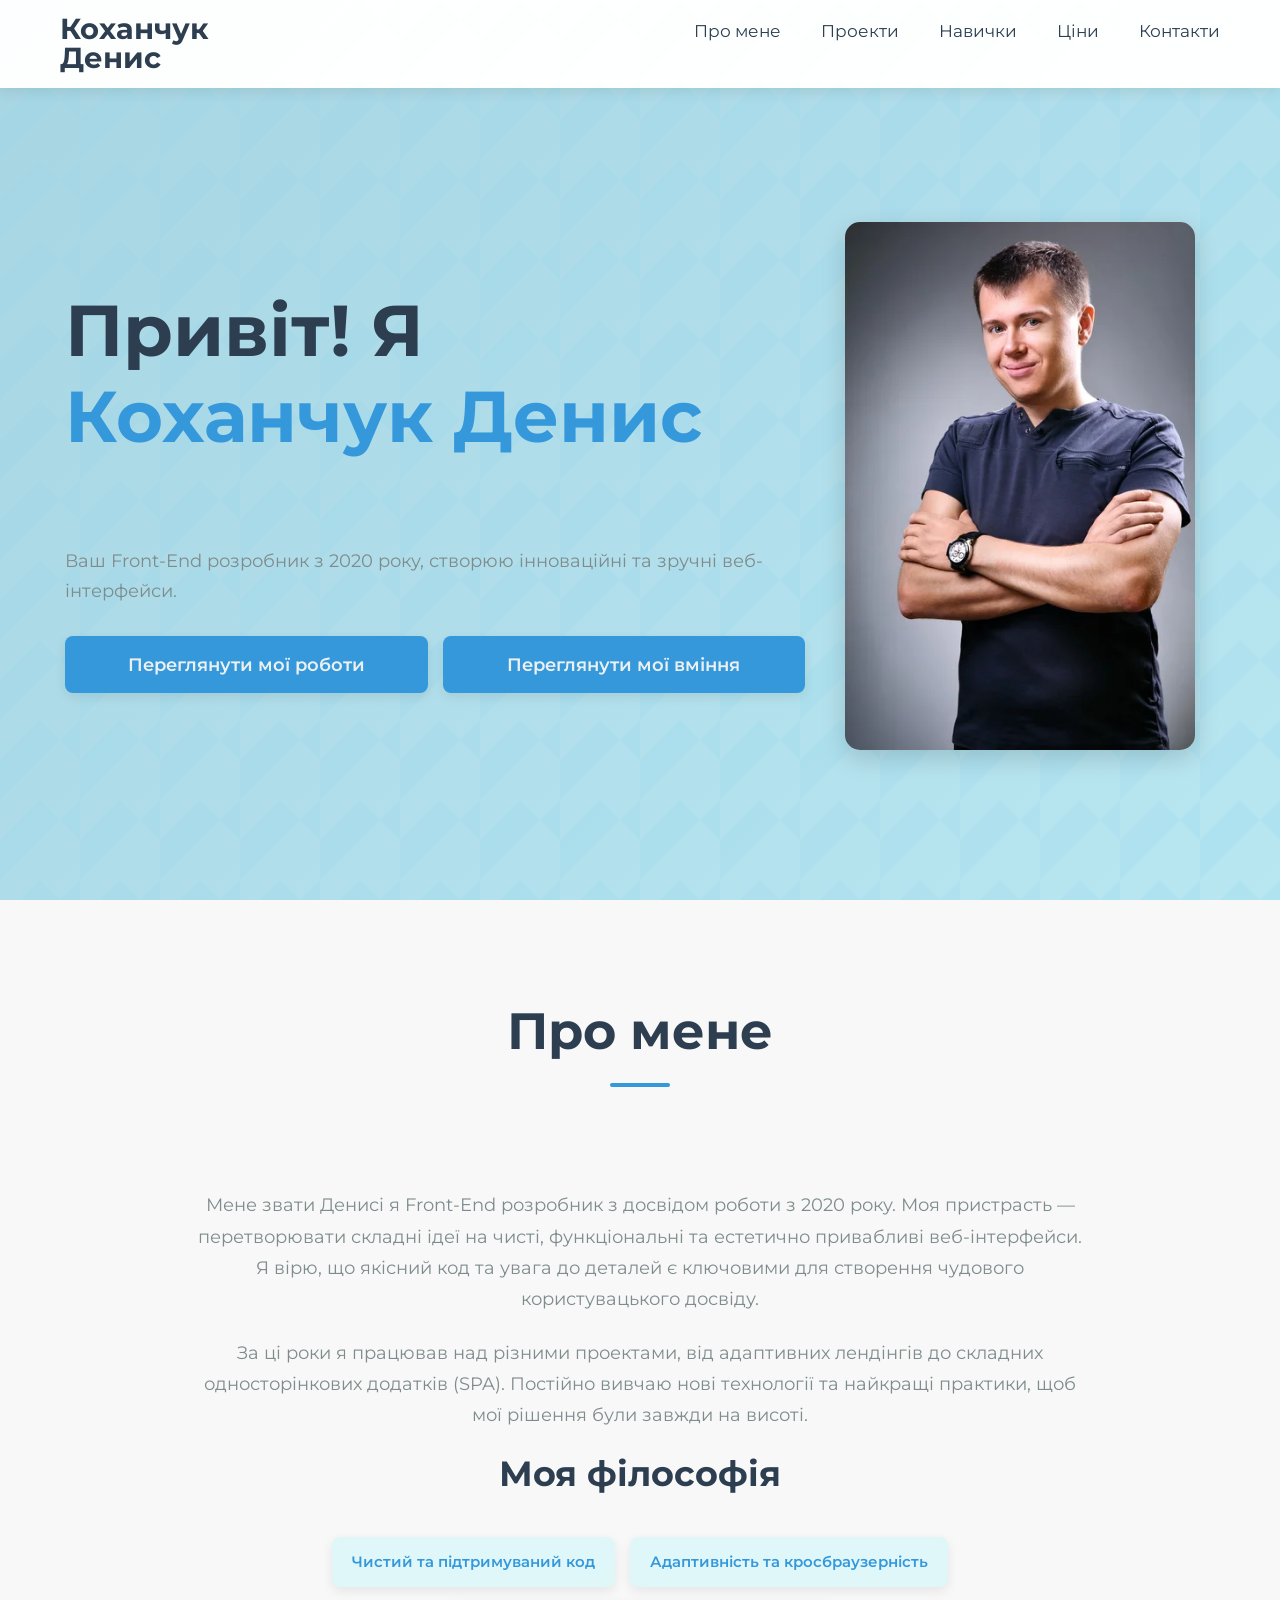
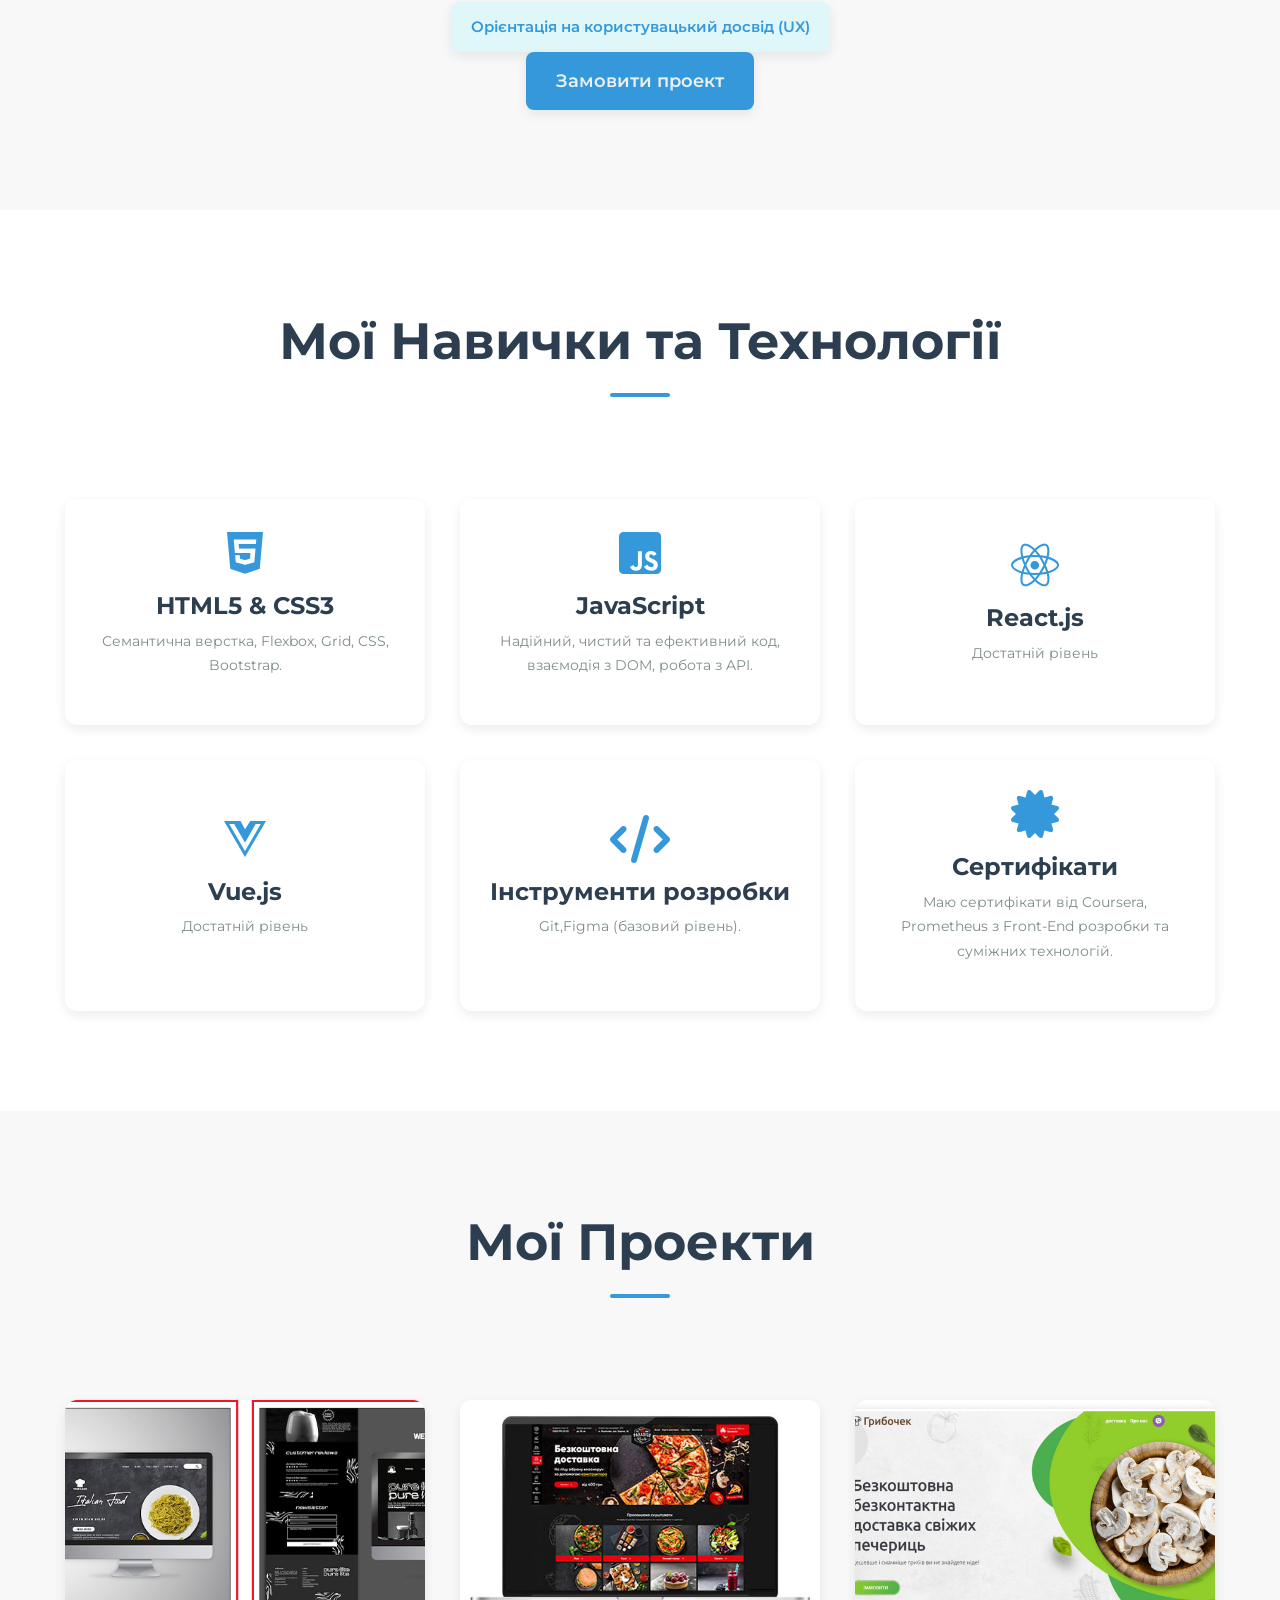
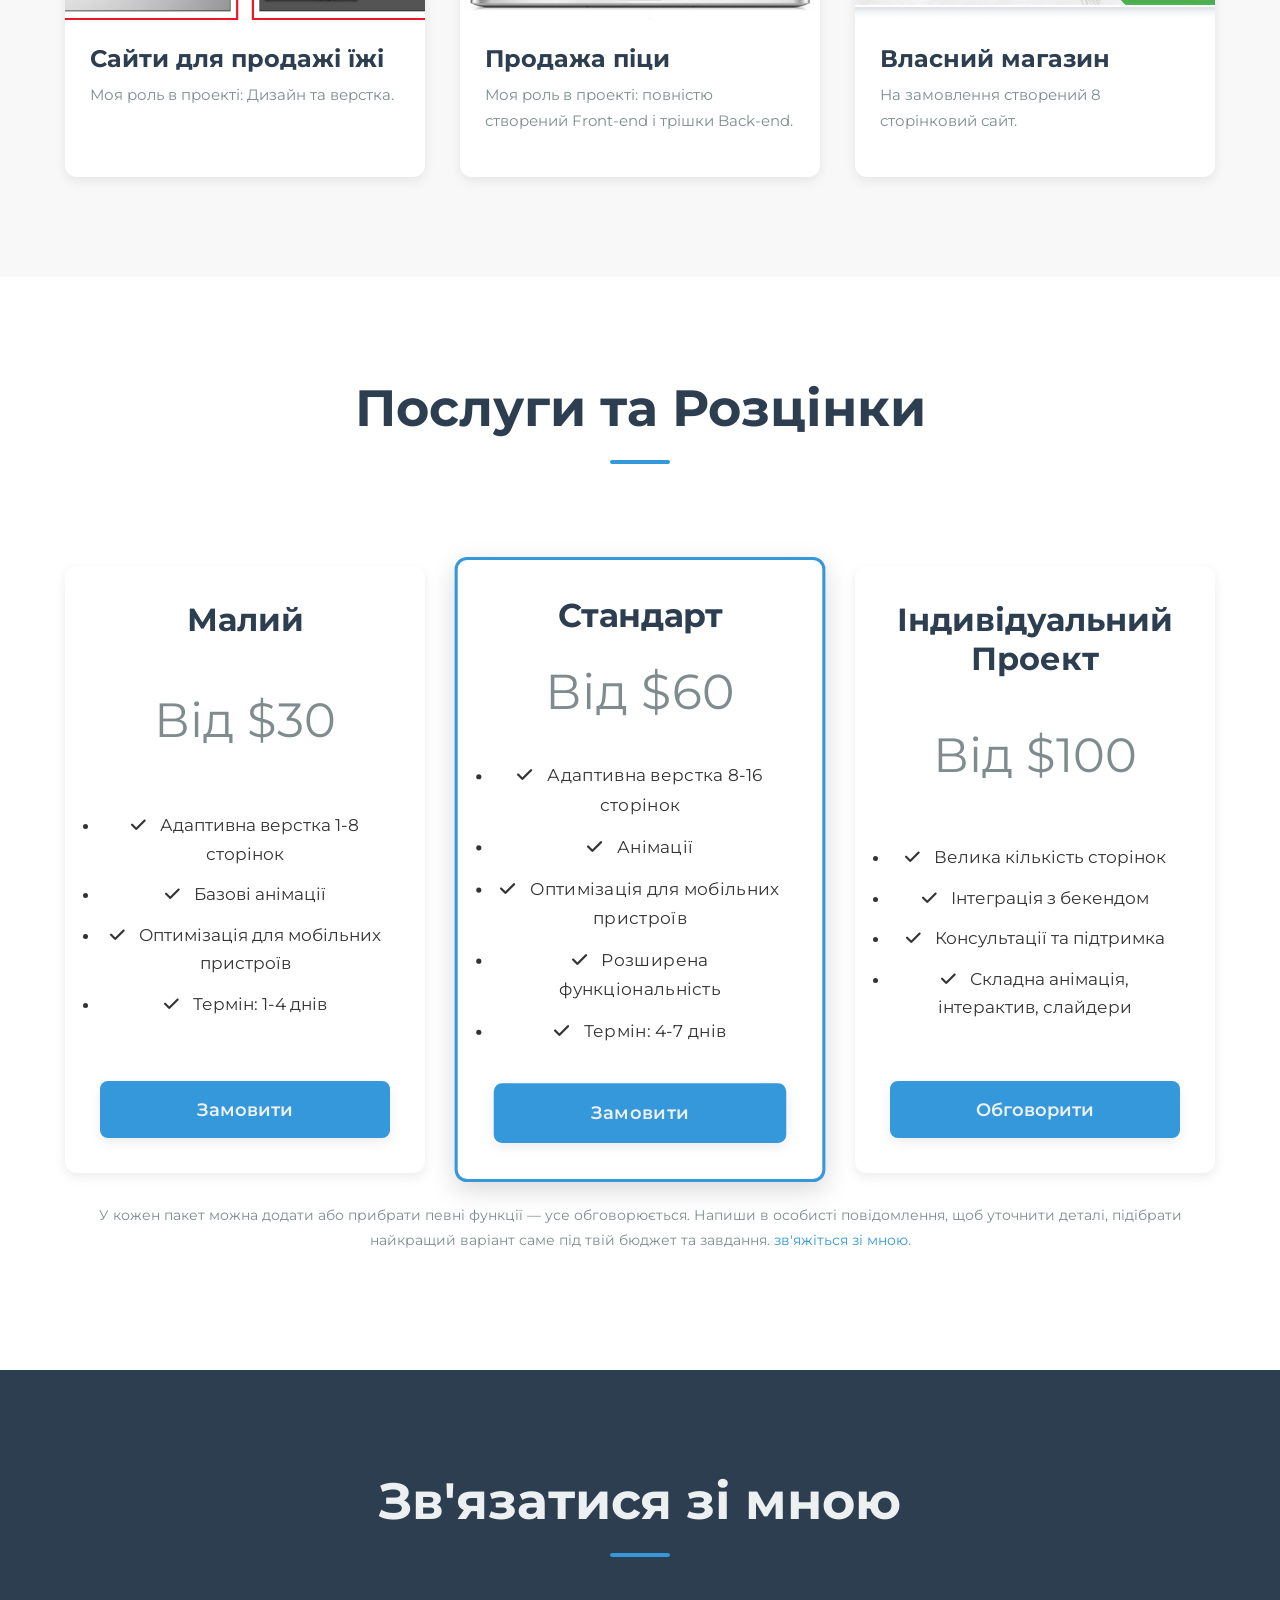
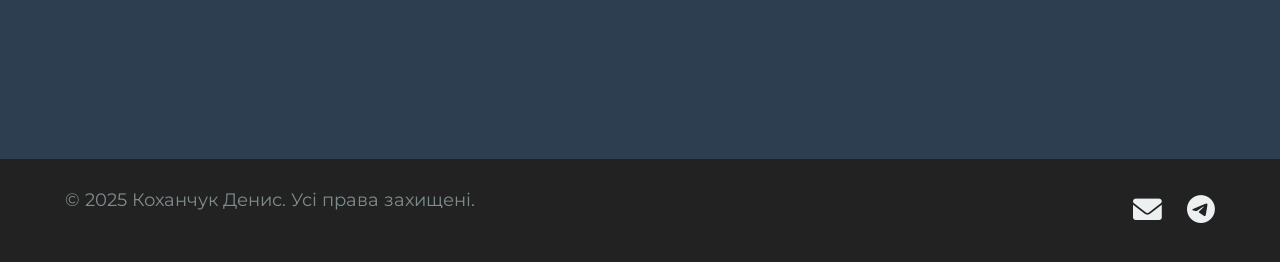
<file: home.html>
<!DOCTYPE html>
<html lang="uk">
<head>
    <meta charset="UTF-8">
    <meta name="viewport" content="width=device-width, initial-scale=1.0">
    <title>Коханчук Денис - Ваш Front-End Розробник</title>
    <link rel="stylesheet" href="home.css">
    <link href="https://fonts.googleapis.com/css2?family=Montserrat:wght@400;600;700&display=swap" rel="stylesheet">
    <link rel="stylesheet" href="https://cdnjs.cloudflare.com/ajax/libs/font-awesome/6.0.0-beta3/css/all.min.css">
</head>
<body>
    <div class="header">
        <nav class="container">
            <div class="logo">Коханчук Денис</div>
            <button class="mobile-nav-toggle" aria-controls="primary-navigation" aria-expanded="false">
                <i class="fas fa-bars"></i>
            </button>
            <ul class="nav-links" id="primary-navigation">
                <li><a href="#about">Про мене</a></li>
                <li><a href="#projects">Проекти</a></li>
                <li><a href="#skills">Навички</a></li>
                <li><a href="#pricing">Ціни</a></li>
                <li><a href="#contact">Контакти</a></li>
            </ul>
        </nav>
    </div>

    <section class="hero">
        <div class="hero-content container">
            <div class="hero-text animate-slide-right">
                <h1>Привіт! Я <span class="highlight">Коханчук Денис</span></h1>
                <p>Ваш Front-End розробник з 2020 року, створюю інноваційні та зручні веб-інтерфейси.</p>
                <div class="hero-buttons">
                    <a href="#projects" class="btn primary-btn">Переглянути мої роботи</a>
                    <a href="#skills" class="btn primary-btn">Переглянути мої вміння</a>
                </div>
            </div>
            <div class="hero-image animate-fade-in">
                <img src="img/I.jpg" alt="Ваше фото">
            </div>
        </div>
    </section>

    <main>
        <section id="about" class="about-me container section-padding">
            <h2 class="animate-fade-in">Про мене</h2>
            <div class="about-content">
                <p class="animate-slide-up">Мене звати Денисі я Front-End розробник з досвідом роботи з 2020 року. Моя пристрасть — перетворювати складні ідеї на чисті, функціональні та естетично привабливі веб-інтерфейси. Я вірю, що якісний код та увага до деталей є ключовими для створення чудового користувацького досвіду.</p>
                <p class="animate-slide-up">За ці роки я працював над різними проектами, від адаптивних лендінгів до складних односторінкових додатків (SPA). Постійно вивчаю нові технології та найкращі практики, щоб мої рішення були завжди на висоті.</p>
                <h3 class="animate-slide-up">Моя філософія</h3>
                <ul class="animate-slide-up">
                    <li class="animate-fade-in">Чистий та підтримуваний код</li>
                    <li class="animate-fade-in">Адаптивність та кросбраузерність</li>
                    <li class="animate-fade-in">Орієнтація на користувацький досвід (UX)</li>
                </ul>
                <a href="#contact" class="btn primary-btn animate-fade-in">Замовити проект</a>
            </div>
        </section>

        <section id="skills" class="skills-section section-padding">
            <div class="container">
                <h2 class="animate-fade-in">Мої Навички та Технології</h2>
                <div class="skills-grid">
                    <div class="skill-item animate-fade-in">
                        <i class="fab fa-html5"></i>
                        <h3>HTML5 & CSS3</h3>
                        <p>Семантична верстка, Flexbox, Grid, CSS, Bootstrap.</p>
                    </div>
                    <div class="skill-item animate-fade-in">
                        <i class="fab fa-js-square"></i>
                        <h3>JavaScript</h3>
                        <p>Надійний, чистий та ефективний код, взаємодія з DOM, робота з API.</p>
                    </div>
                    <div class="skill-item animate-fade-in">
                        <i class="fab fa-react"></i>
                        <h3>React.js</h3>
                        <p>Достатній рівень</p>
                    </div>
                    <div class="skill-item animate-fade-in">
                        <i class="fab fa-vuejs"></i>
                        <h3>Vue.js</h3>
                        <p>Достатній рівень</p>
                    </div>
                    <div class="skill-item animate-fade-in">
                        <i class="fas fa-code"></i>
                        <h3>Інструменти розробки</h3>
                        <p>Git,Figma (базовий рівень).</p>
                    </div>
                    <div class="skill-item animate-fade-in">
                        <i class="fas fa-certificate"></i>
                        <h3>Сертифікати</h3>
                        <p>Маю сертифікати від Coursera, Prometheus з Front-End розробки та суміжних технологій.</p>
                    </div>
                </div>
            </div>
        </section>

        <section id="projects" class="projects-section section-padding">
            <div class="container">
                <h2 class="animate-fade-in">Мої Проекти</h2>
                <div class="projects-grid">
                    <div class="project-card animate-fade-in">
                        <img src="img/site-design-photo-5.png" alt="Проект 1">
                        <div class="project-card-content">
                            <h3>Сайти для продажі їжі</h3>
                            <p>Моя роль в проекті: Дизайн та верстка.</p>
                        </div>
                    </div>
                    <div class="project-card animate-fade-in">
                        <img src="img/zakaz-sajta-dlya-dostavki-edy.jpg" alt="Проект 2">
                        <div class="project-card-content">
                            <h3>Продажа піци</h3>
                            <p>Моя роль в проекті: повністю створений Front-end і трішки Back-end.</p>
                        </div>
                    </div>
                    <div class="project-card animate-fade-in">
                        <img src="img/0357c0b25cf75893381699fd96570eee_700.png" alt="Проект 3">
                        <div class="project-card-content">
                            <h3>Власний магазин</h3>
                            <p>На замовлення створений 8 сторінковий сайт.</p>
                        </div>
                    </div>
                </div>
            </div>
        </section>

        <section id="pricing" class="pricing-section section-padding">
            <div class="container">
                <h2 class="animate-fade-in">Послуги та Розцінки</h2>
                <div class="pricing-grid">
                    <div class="pricing-card animate-fade-in">
                        <h3>Малий</h3>
                        <p class="price">Від <span>$30</span></p>
                        <ul>
                            <li><i class="fas fa-check"></i> Адаптивна верстка 1-8 сторінок</li>
                            <li><i class="fas fa-check"></i> Базові анімації</li>
                            <li><i class="fas fa-check"></i> Оптимізація для мобільних пристроїв</li>
                            <li><i class="fas fa-check"></i> Термін: 1-4 днів</li>
                        </ul>
                        <a href="#contact" class="btn primary-btn">Замовити</a>
                    </div>
                    <div class="pricing-card featured animate-fade-in">
                        <h3>Стандарт</h3>
                        <p class="price">Від <span>$60</span></p>
                        <ul>
                            <li><i class="fas fa-check"></i> Адаптивна верстка 8-16 сторінок</li>
                            <li><i class="fas fa-check"></i> Анімації</li>
                            <li><i class="fas fa-check"></i> Оптимізація для мобільних пристроїв</li>
                            <li><i class="fas fa-check"></i> Розширена функціональність</li>
                            <li><i class="fas fa-check"></i> Термін: 4-7 днів</li>
                        </ul>
                        <a href="#contact" class="btn primary-btn">Замовити</a>
                    </div>
                    <div class="pricing-card animate-fade-in">
                        <h3>Індивідуальний Проект</h3>
                        <p class="price">Від <span>$100</span></p>
                        <ul>
                            <li><i class="fas fa-check"></i> Велика кількість сторінок</li>
                            <li><i class="fas fa-check"></i> Інтеграція з бекендом</li>
                            <li><i class="fas fa-check"></i> Консультації та підтримка</li>
                            <li><i class="fas fa-check"></i>  Складна анімація, інтерактив, слайдери</li>
                        </ul>
                        <a href="#contact" class="btn primary-btn">Обговорити</a>
                    </div>
                </div>
                <p class="note animate-fade-in">У кожен пакет можна додати або прибрати певні функції — усе обговорюється. Напиши в особисті повідомлення, щоб уточнити деталі, підібрати найкращий варіант саме під твій бюджет та завдання. <a href="#contact">зв'яжіться зі мною</a>.</p>
            </div>
        </section>

        <section id="contact" class="contact-section section-padding">
            <div class="container">
                <h2 class="animate-fade-in">Зв'язатися зі мною</h2>
            </div>
        </section>
    </main>

    <footer>
        <div class="container">
            <p>&copy; 2025 Коханчук Денис. Усі права захищені.</p>
            <div class="footer-social-links">
                <a href="mailto:deniskokhanchuk@gmail.com" aria-label="Email"><i class="fas fa-envelope"></i></a>
                <a href="https://t.me/joorkool" target="_blank" aria-label="Telegram"><i class="fab fa-telegram-plane"></i></a>
            </div>
        </div>
    </footer>

    <script src="home.js"></script>
</body>
</html>
</file>
<file: home.css>
/* Core Variables & Resets */
:root {
  --primary-color: #2c3e50; /* Dark Charcoal - primary text, some backgrounds */
  --secondary-color: #7f8c8d; /* Muted Gray - secondary text, borders */
  --accent-color: #3498db; /* Bright Blue - highlights, buttons */
  --text-color: #333;
  --light-text-color: #ecf0f1; /* Off-white for dark backgrounds */
  --bg-light: #f8f8f8; /* Light gray background */
  --bg-dark: #222; /* Dark background for footers/sections */
  --card-bg: #ffffff; /* White background for cards */
  --border-color: #e0e0e0; /* Light gray for borders */

  --shadow-light: 0 4px 12px rgba(0, 0, 0, 0.08);
  --shadow-medium: 0 8px 25px rgba(0, 0, 0, 0.15);
  --transition-speed: 0.4s;
  --transition-ease: cubic-bezier(0.25, 0.8, 0.25, 1); /* Ease-out-expo-like */
}

/* Base Resets */
*, *::before, *::after {
  margin: 0;
  padding: 0;
  box-sizing: border-box;
}

html {
  scroll-behavior: smooth;
}

body {
  font-family: 'Montserrat', sans-serif;
  line-height: 1.7;
  color: var(--text-color);
  background-color: var(--bg-light);
  overflow-x: hidden; /* Prevent horizontal scrollbar on animations */
}

/* Utility Classes */
.container {
  width: 100%; /* Full width on mobile */
  max-width: 1200px; /* Max width on larger screens */
  margin: 0 auto;
  padding: 0 20px; /* Default padding for mobile */
}

.section-padding {
  padding: 80px 0; /* Default padding for sections on mobile */
}

/* Base Typography - Mobile First */
h1, h2, h3, h4, h5, h6 {
  margin-bottom: 1.2em;
  font-weight: 700;
  line-height: 1.2;
  color: var(--primary-color);
}

h1 {
  font-size: clamp(2.5rem, 8vw, 4.5rem); /* Responsive H1 */
  color: var(--primary-color); /* Adjusted for hero section text color */
}

h2 {
  font-size: clamp(2rem, 7vw, 3.2rem); /* Responsive H2 */
  text-align: center;
  margin-bottom: 2em; /* Adjusted spacing for mobile */
  position: relative;
  padding-bottom: 0.5em;
}

h2::after {
  content: '';
  position: absolute;
  left: 50%;
  bottom: 0;
  transform: translateX(-50%);
  width: 60px;
  height: 4px;
  background-color: var(--accent-color);
  border-radius: 2px;
}

h3 {
  font-size: clamp(1.5rem, 5vw, 2.2rem); /* Responsive H3 */
}

p {
  margin-bottom: 1.2em;
  font-size: clamp(1rem, 2.5vw, 1.15rem); /* Responsive Paragraph */
  color: var(--secondary-color);
}

a {
  text-decoration: none;
  color: var(--accent-color);
  transition: color var(--transition-speed) var(--transition-ease);
}

a:hover {
  color: #1a71b8; /* Darker blue */
}

/* Buttons */
.btn {
  display: inline-flex;
  align-items: center;
  justify-content: center;
  padding: 14px 28px; /* Slightly larger for touch */
  border-radius: 8px;
  font-weight: 600;
  font-size: 1rem; /* Base font size for buttons */
  cursor: pointer;
  border: none;
  transition: all var(--transition-speed) var(--transition-ease);
  box-shadow: var(--shadow-light);
  gap: 8px;
}

.primary-btn {
  background-color: var(--accent-color);
  color: var(--light-text-color);
}

.primary-btn:hover {
  background-color: #1a71b8;
  transform: translateY(-3px);
  box-shadow: var(--shadow-medium);
}

.secondary-btn {
  background-color: transparent;
  color: var(--accent-color);
  border: 2px solid var(--accent-color);
}

.secondary-btn:hover {
  background-color: var(--accent-color);
  color: var(--light-text-color);
  transform: translateY(-3px);
  box-shadow: var(--shadow-medium);
}

.small-btn {
  padding: 10px 20px; /* Adjusted for mobile */
  font-size: 0.9rem;
  border-radius: 6px;
}

/* Header & Mobile Navigation */
.header {
  position: fixed;
  top: 0;
  left: 0;
  width: 100%;
  z-index: 1000;
  background-color: rgba(255, 255, 255, 0.98); /* Slightly less opaque for a modern feel */
  box-shadow: var(--shadow-light);
  padding: 15px 0;
}

.header .container {
  display: flex;
  justify-content: space-between;
  align-items: center;
  padding: 0 20px; /* Ensure padding inside header container */
}

.logo {
  font-size: 1.8rem;
  font-weight: 700;
  color: var(--primary-color);
  line-height: 1;
}

.nav-links {
  list-style: none;
  display: flex; /* Hidden by default on mobile, flex on desktop */
}

/* Mobile Nav Toggle (Hamburger Icon) */
.mobile-nav-toggle {
  display: block; /* Always visible on mobile */
  background: none;
  border: none;
  font-size: 2rem;
  color: var(--primary-color);
  cursor: pointer;
  z-index: 1001; /* Ensure it's above everything */
}

/* Mobile Nav Overlay */
.nav-links {
  position: fixed;
  top: 70px; /* Height of the header */
  left: 0;
  width: 100%;
  height: calc(100vh - 70px); /* Full height of viewport minus header */
  background-color: rgba(255, 255, 255, 0.98);
  flex-direction: column; /* Stack items vertically */
  align-items: center;
  justify-content: center;
  transform: translateX(100%); /* Start off-screen to the right */
  transition: transform var(--transition-speed) var(--transition-ease);
  box-shadow: 0 10px 30px rgba(0, 0, 0, 0.2);
  display: flex; /* Ensure flex context for alignment */
}

.nav-links.open {
  transform: translateX(0); /* Slide in */
}

.nav-links li {
  margin: 25px 0; /* Vertical spacing */
  opacity: 0; /* Hidden for staggered animation */
  transform: translateY(20px);
  transition: opacity 0.3s ease-out, transform 0.3s ease-out;
}

/* Staggered animation for menu items */
.nav-links.open li:nth-child(1) { opacity: 1; transform: translateY(0); transition-delay: 0.1s; }
.nav-links.open li:nth-child(2) { opacity: 1; transform: translateY(0); transition-delay: 0.15s; }
.nav-links.open li:nth-child(3) { opacity: 1; transform: translateY(0); transition-delay: 0.2s; }
.nav-links.open li:nth-child(4) { opacity: 1; transform: translateY(0); transition-delay: 0.25s; }
.nav-links.open li:nth-child(5) { opacity: 1; transform: translateY(0); transition-delay: 0.3s; } /* For 5 items */


.nav-links a {
  font-size: 1.6rem; /* Larger for touch */
  color: var(--primary-color);
}

/* Hero Section */
.hero {
  background: linear-gradient(135deg, #a8d5e2 0%, #b8e6f1 100%); /* Soft blue gradient */
  padding: 150px 0 80px; /* Adjust padding for fixed header on mobile */
  min-height: 100vh;
  display: flex;
  align-items: center;
  position: relative;
  overflow: hidden;
  text-align: center; /* Center content on mobile */
}

.hero::before { /* Animated background pattern */
  content: '';
  position: absolute;
  top: 0;
  left: 0;
  width: 100%;
  height: 100%;
  background-image: url("data:image/svg+xml,%3Csvg width='40' height='40' viewBox='0 0 40 40' xmlns='http://www.w3.org/2000/svg'%3E%3Cg fill='%2392d4ed' fill-opacity='0.4' fill-rule='evenodd'%3E%3Cpath d='M0 40L40 0H20L0 20zm40 0V0H20L40 20z'/%3E%3C/g%3E%3C/svg%3E");
  background-size: 80px 80px;
  animation: backgroundMove 60s linear infinite alternate;
  opacity: 0.5;
  z-index: 0;
}

@keyframes backgroundMove {
  from {
      background-position: 0 0;
  }
  to {
      background-position: 100% 100%;
  }
}

.hero-content {
  display: flex;
  flex-direction: column; /* Stack vertically on mobile */
  align-items: center;
  gap: 40px;
  position: relative;
  z-index: 1;
}

.hero-text {
  flex: 2;
  min-width: 280px;
}

.hero-text p {
  font-size: 1.1rem; /* Slightly larger for mobile readability */
  margin-bottom: 30px;
}

.hero-buttons {
  display: flex;
  flex-direction: column; /* Stack buttons on mobile */
  gap: 15px;
  width: 100%; /* Full width for buttons */
  max-width: 300px; /* Limit button width */
  margin: 0 auto;
}

.hero-buttons .btn {
  width: 100%;
}

.hero-image {
  flex: 1;
  min-width: 200px; /* Smaller image on mobile */
  margin-top: 40px; /* Space between text and image */
}

.hero-image img {
  max-width: 280px; /* Max width for mobile image */
  border-radius: 15px;
  box-shadow: var(--shadow-medium);
  transition: transform var(--transition-speed) var(--transition-ease);
}

.hero-image img:hover {
  transform: scale(1.03);
}

.highlight {
  color: var(--accent-color);
}

/* About Section */
.about-me .about-content {
  text-align: center;
  max-width: 900px;
  margin: 0 auto;
}

.about-me ul {
  list-style: none;
  margin-top: 30px;
  display: flex;
  flex-wrap: wrap;
  justify-content: center;
  gap: 15px; /* Smaller gap on mobile */
}

.about-me ul li {
  background-color: #e0f7fa;
  padding: 12px 20px; /* Smaller padding */
  border-radius: 8px;
  box-shadow: var(--shadow-light);
  font-weight: 600;
  font-size: 0.95rem; /* Slightly smaller font */
  color: var(--accent-color);
  transition: transform var(--transition-speed) var(--transition-ease), box-shadow var(--transition-speed) var(--transition-ease);
}

.about-me ul li:hover {
  transform: translateY(-3px);
  box-shadow: var(--shadow-medium);
}

/* Skills Section */
.skills-section {
  background-color: #fff;
}

.skills-grid {
  display: grid;
  grid-template-columns: repeat(auto-fit, minmax(250px, 1fr)); /* Adjusted min-width for mobile */
  gap: 30px;
  margin-top: 50px;
}

.skill-item {
  background-color: var(--card-bg);
  padding: 30px; /* Smaller padding */
  border-radius: 12px;
  text-align: center;
  box-shadow: var(--shadow-light);
  transition: transform var(--transition-speed) var(--transition-ease), box-shadow var(--transition-speed) var(--transition-ease);
  display: flex;
  flex-direction: column;
  align-items: center;
  justify-content: center;
}

.skill-item:hover {
  transform: translateY(-5px);
  box-shadow: var(--shadow-medium);
}

.skill-item i {
  font-size: 3rem; /* Slightly smaller icon */
  color: var(--accent-color);
  margin-bottom: 15px;
}

.skill-item h3 {
  font-size: 1.5rem;
  margin-bottom: 8px;
}

.skill-item p {
  font-size: 0.9rem;
}

/* Projects Section */
.projects-section {
  background-color: var(--bg-light);
}

.projects-grid {
  display: grid;
  grid-template-columns: repeat(auto-fit, minmax(280px, 1fr)); /* Adjusted min-width */
  gap: 30px;
  margin-top: 50px;
}

.project-card {
  background-color: var(--card-bg);
  border-radius: 12px;
  box-shadow: var(--shadow-light);
  overflow: hidden;
  transition: transform var(--transition-speed) var(--transition-ease), box-shadow var(--transition-speed) var(--transition-ease);
  display: flex;
  flex-direction: column;
}

.project-card:hover {
  transform: translateY(-5px);
  box-shadow: var(--shadow-medium);
}

.project-card img {
  width: 100%;
  height: 180px; /* Smaller image height on mobile */
  object-fit: cover;
  display: block;
}

.project-card-content {
  padding: 20px; /* Smaller padding */
  display: flex;
  flex-direction: column;
  flex-grow: 1;
}

.project-card h3 {
  font-size: 1.5rem;
  margin-bottom: 8px;
}

.project-card p {
  font-size: 0.95rem;
  flex-grow: 1;
}

.project-links {
  margin-top: 15px;
  display: flex;
  gap: 8px; /* Smaller gap */
  flex-wrap: wrap;
}

.more-projects-text {
  text-align: center;
  margin-top: 40px;
  font-size: 1rem;
}

/* Pricing Section */
.pricing-section {
  background-color: #fff;
}

.pricing-grid {
  display: grid;
  grid-template-columns: repeat(auto-fit, minmax(280px, 1fr)); /* Adjusted min-width */
  gap: 30px;
  margin-top: 50px;
}

.pricing-card {
  background-color: var(--card-bg);
  border-radius: 12px;
  box-shadow: var(--shadow-light);
  padding: 35px; /* Smaller padding */
  text-align: center;
  transition: transform var(--transition-speed) var(--transition-ease), box-shadow var(--transition-speed) var(--transition-ease);
  display: flex;
  flex-direction: column;
  justify-content: space-between;
}

.pricing-card:hover {
  transform: translateY(-5px);
  box-shadow: var(--shadow-medium);
}

.pricing-card.featured {
  border: 3px solid var(--accent-color);
  transform: scale(1.03);
  box-shadow: var(--shadow-medium);
}

.pricing-card.featured:hover {
  transform: scale(1.05);
}

.pricing-card h3 {
  font-size: 1.8rem;
  margin-bottom: 15px;
}

.pricing-card .price {
  font-size: 2.5rem; /* Smaller price font */
  margin-bottom: 25px;
}

.pricing-card ul {
  margin-bottom: 25px;
}

.pricing-card ul li {
  margin-bottom: 12px;
  font-size: 1rem;
}

.pricing-card ul li i {
  margin-right: 10px;
  font-size: 1em;
}

.pricing-card .btn {
  width: 100%;
}

.note {
  text-align: center;
  margin-top: 30px;
  font-size: 0.9rem;
}

/* Contact Section */
.contact-section {
  background-color: var(--primary-color);
  color: var(--light-text-color);
}

.contact-section h2 {
  color: var(--light-text-color);
}

.contact-section h2::after {
  background-color: var(--accent-color);
}

.contact-section p {
  text-align: center;
  margin-bottom: 30px;
  font-size: 1rem;
  color: rgba(255, 255, 255, 0.8);
}

.contact-form {
  max-width: 700px;
  margin: 0 auto;
  background-color: var(--card-bg);
  padding: 30px; /* Smaller padding */
  border-radius: 12px;
  box-shadow: var(--shadow-medium);
}

.form-group {
  margin-bottom: 20px;
}

.form-group label {
  font-size: 1rem;
  margin-bottom: 8px;
}

.form-group input,
.form-group textarea {
  padding: 12px; /* Smaller padding */
  font-size: 1rem;
}

.contact-form .btn {
  max-width: 100%; /* Full width button on mobile */
}

.social-links {
  text-align: center;
  margin-top: 40px;
  font-size: 2.5rem; /* Slightly smaller for mobile */
}

.social-links a {
  color: var(--light-text-color);
  margin: 0 15px; /* Smaller margin */
}

/* Footer */
footer {
  background-color: var(--bg-dark);
  color: var(--secondary-color);
  text-align: center;
  padding: 25px 0;
  font-size: 0.85rem; /* Smaller font for footer */
}

footer .container {
    display: flex;
    flex-direction: column;
    align-items: center;
    gap: 15px;
}

.footer-social-links {
    display: flex;
    gap: 25px; /* Space between icons */
}

.footer-social-links a {
    color: var(--light-text-color);
    font-size: 1.8rem; /* Size of icons */
    transition: color 0.3s ease;
}

.footer-social-links a:hover {
    color: var(--accent-color); /* Hover color */
}


/* --- Desktop/Tablet Overrides (Min-width media queries for larger screens) --- */
@media (min-width: 768px) {
  .container {
      padding: 0 25px; /* Restore default padding for larger screens */
  }

  .section-padding {
      padding: 100px 0; /* Restore default padding for larger screens */
  }

  .btn {
      padding: 14px 30px;
      font-size: 1.1rem;
  }

  .hero {
      padding: 180px 0 100px;
      text-align: left; /* Align text left on desktop */
  }

  .hero-content {
      flex-direction: row; /* Horizontal layout on desktop */
      justify-content: space-between;
  }

  .hero-buttons {
      flex-direction: row; /* Buttons side-by-side */
      width: auto;
      max-width: none;
      margin: 0;
  }

  .secondary-btn {
      margin-left: 15px; /* Space between buttons */
  }

  .hero-image {
      margin-top: 0;
  }

  .hero-image img {
      max-width: 350px;
  }

  .nav-links {
      position: static; /* Static positioning for desktop */
      height: auto;
      background-color: transparent;
      flex-direction: row;
      box-shadow: none;
      transform: translateX(0); /* Ensure visible */
      justify-content: flex-end; /* Align right */
  }

  .nav-links li {
      margin-left: 40px;
      margin-top: 0;
      opacity: 1; /* Always visible */
      transform: translateY(0);
      transition-delay: 0s !important; /* Reset delay */
  }

  .nav-links a {
      font-size: 1.05rem;
  }

  .mobile-nav-toggle {
      display: none; /* Hide hamburger on desktop */
  }

  .skills-grid, .projects-grid, .pricing-grid {
      grid-template-columns: repeat(auto-fit, minmax(300px, 1fr)); /* Larger min-width for desktop */
      gap: 35px;
  }

  .project-card img {
      height: 220px; /* Restore desktop image height */
  }

  .project-card-content, .project-links {
      padding: 25px; /* Restore desktop padding */
  }

  .pricing-card h3 {
      font-size: 2rem;
  }

  .pricing-card .price {
      font-size: 3rem;
  }

  .pricing-card ul li {
      font-size: 1.05rem;
  }

  .contact-form {
      padding: 40px;
  }

  .form-group label {
      font-size: 1.05rem;
  }

  .form-group input,
  .form-group textarea {
      padding: 14px;
      font-size: 1.05rem;
  }

  .social-links {
      font-size: 2.8rem;
  }

  .social-links a {
      margin: 0 18px;
  }

    footer .container {
        flex-direction: row;
        justify-content: space-between;
    }
}


/* Scroll Animation Classes (Initial State - Hidden/Offset) */
.animate-on-scroll {
  opacity: 0;
  transform: translateY(30px);
  transition: opacity 0.8s var(--transition-ease), transform 0.8s var(--transition-ease);
}

/* Specific animations for different elements */
.animate-fade-in {
  opacity: 0;
  transition: opacity 0.8s var(--transition-ease);
}

.animate-slide-up {
  opacity: 0;
  transform: translateY(50px);
  transition: opacity 0.8s var(--transition-ease), transform 0.8s var(--transition-ease);
}

.animate-slide-left {
  opacity: 0;
  transform: translateX(-50px);
  transition: opacity 0.8s var(--transition-ease), transform 0.8s var(--transition-ease);
}

.animate-slide-right {
  opacity: 0;
  transform: translateX(50px);
  transition: opacity 0.8s var(--transition-ease), transform 0.8s var(--transition-ease);
}

/* Class added by JS when element is in view */
.is-visible {
  opacity: 1;
  transform: translateY(0);
  transform: translateX(0);
}
</file>
